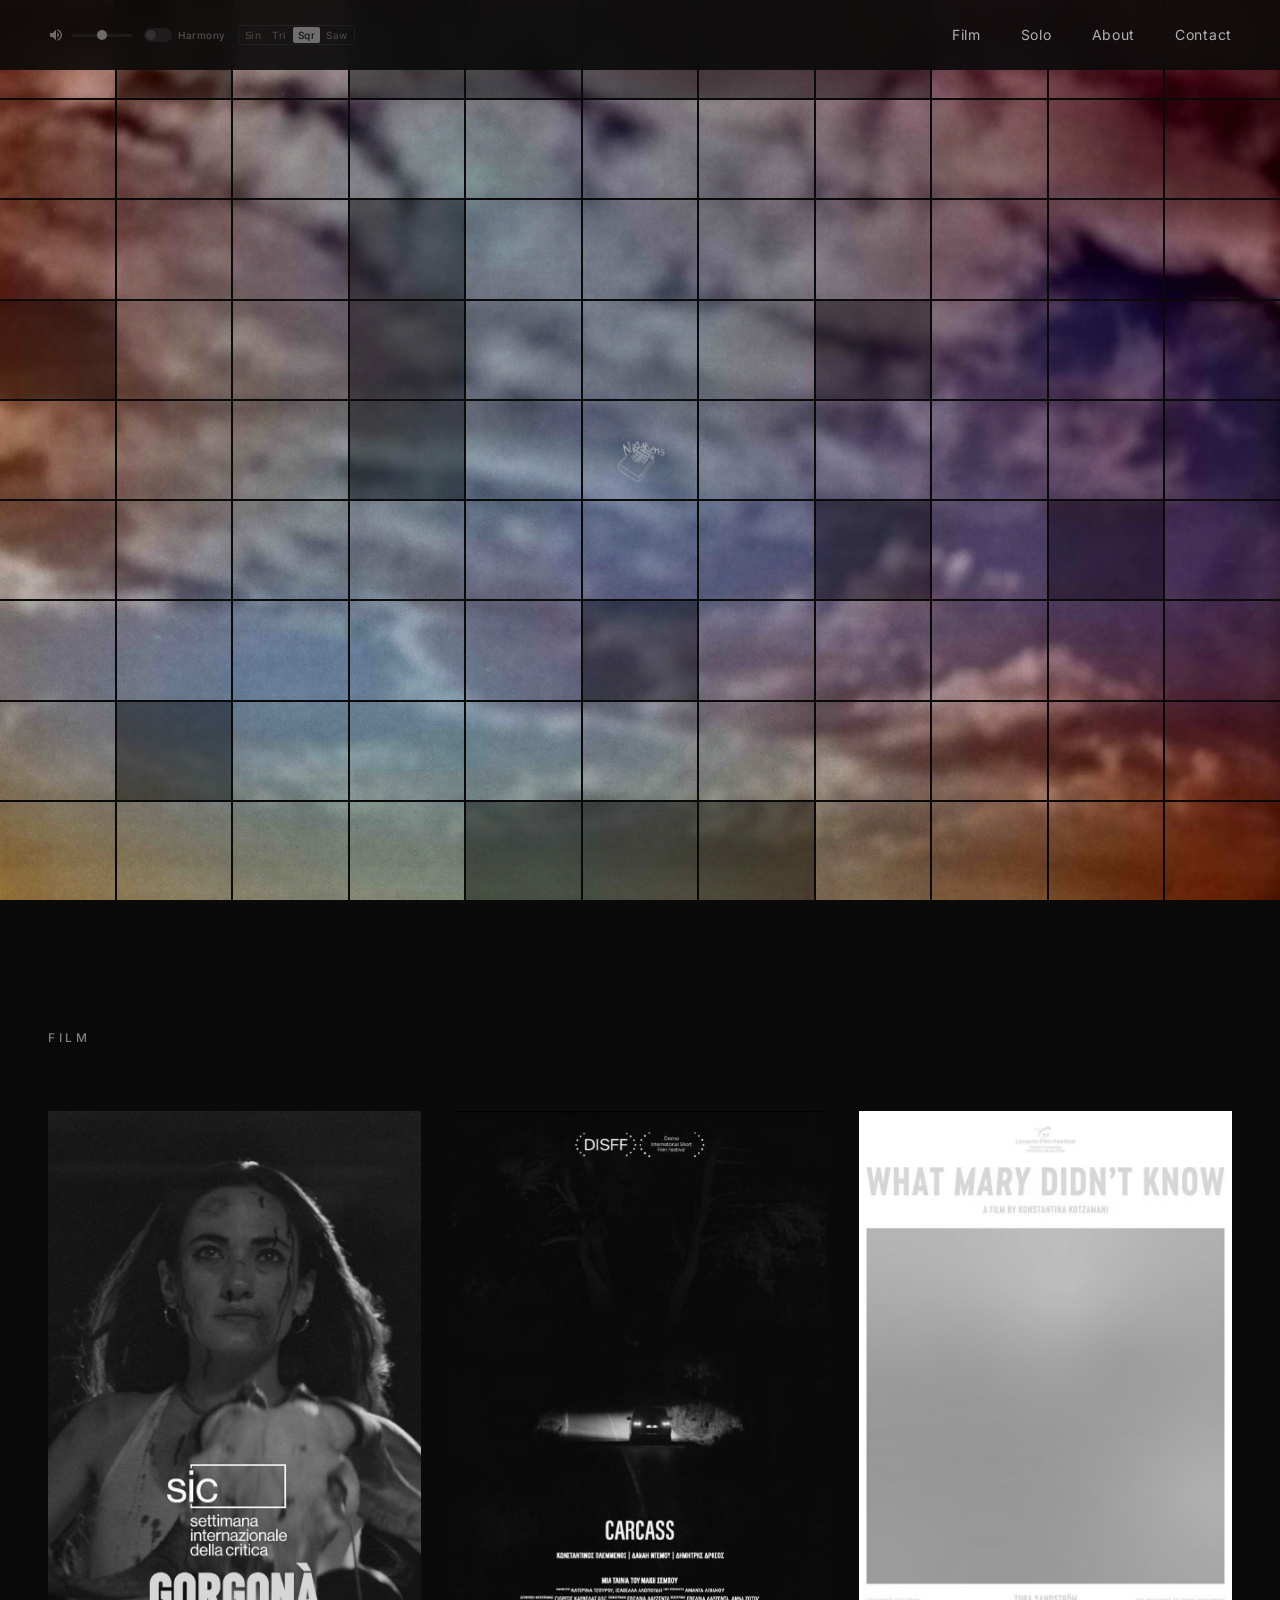
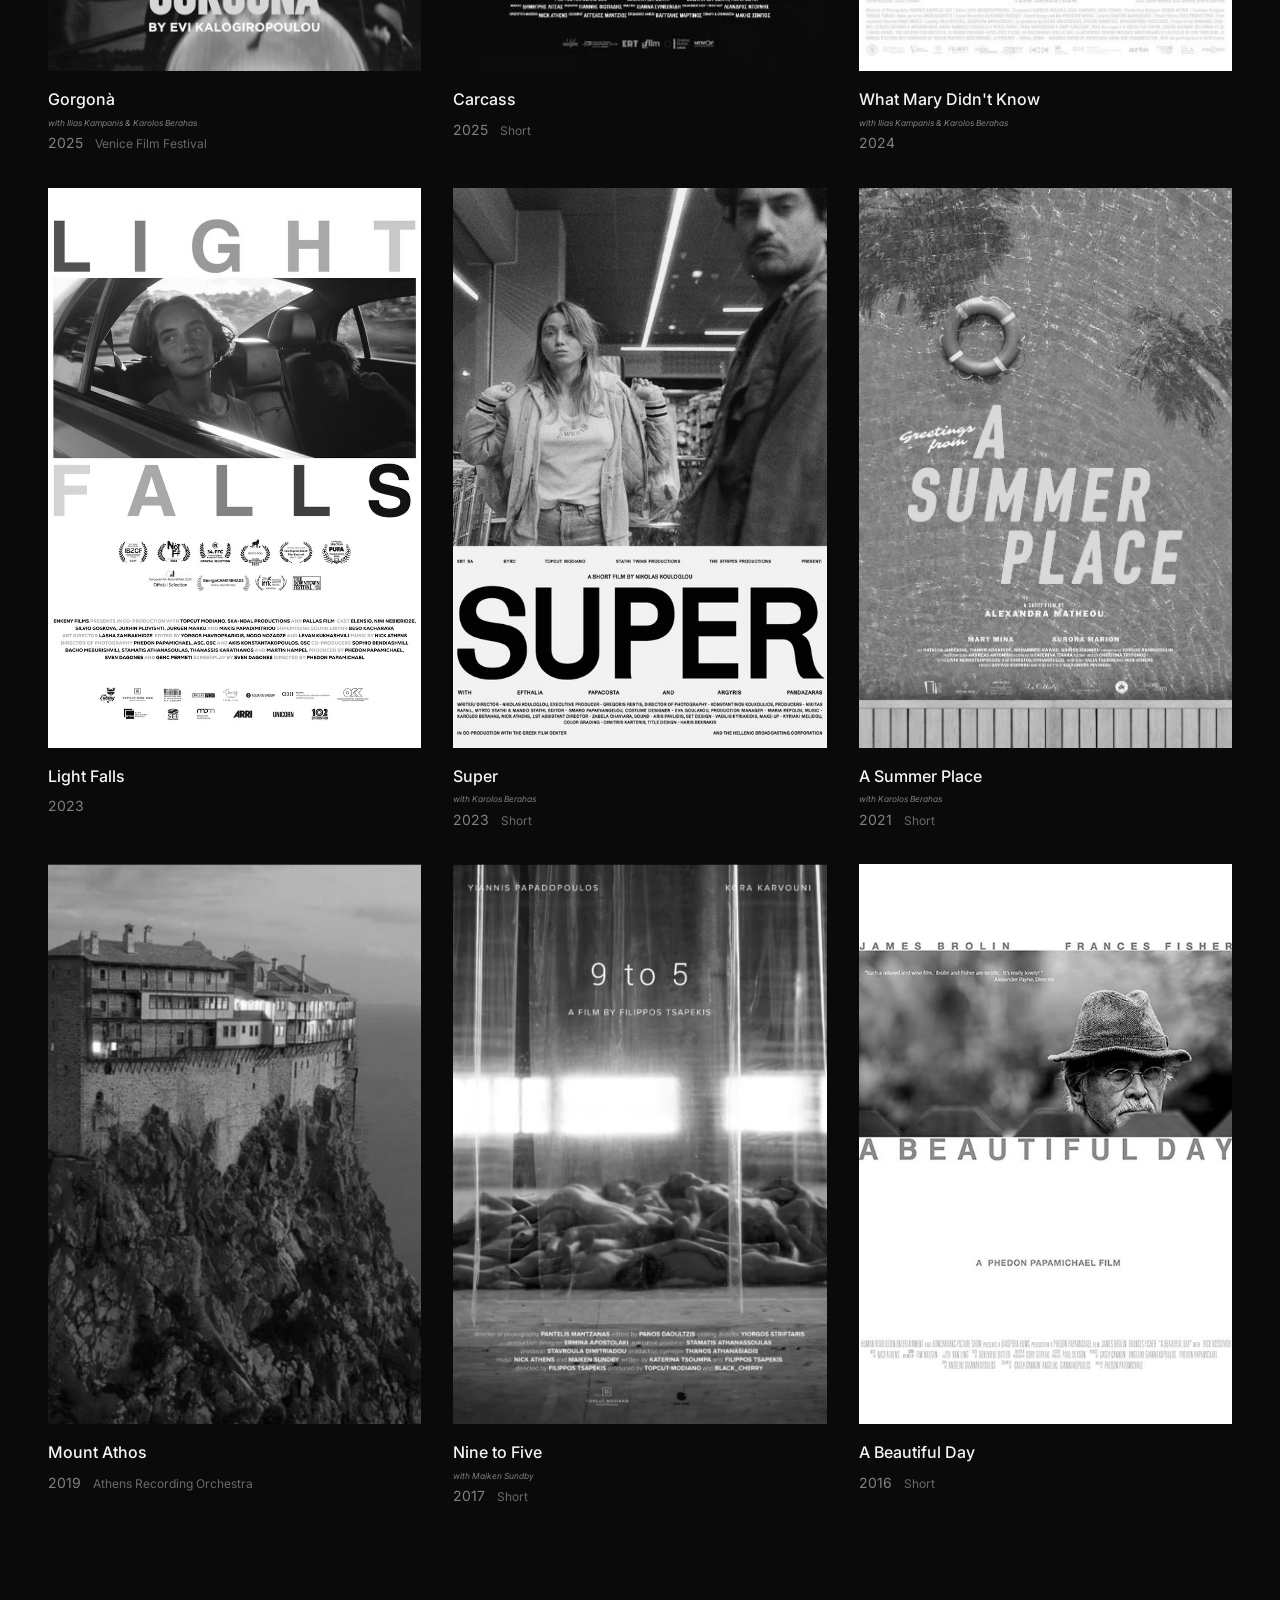
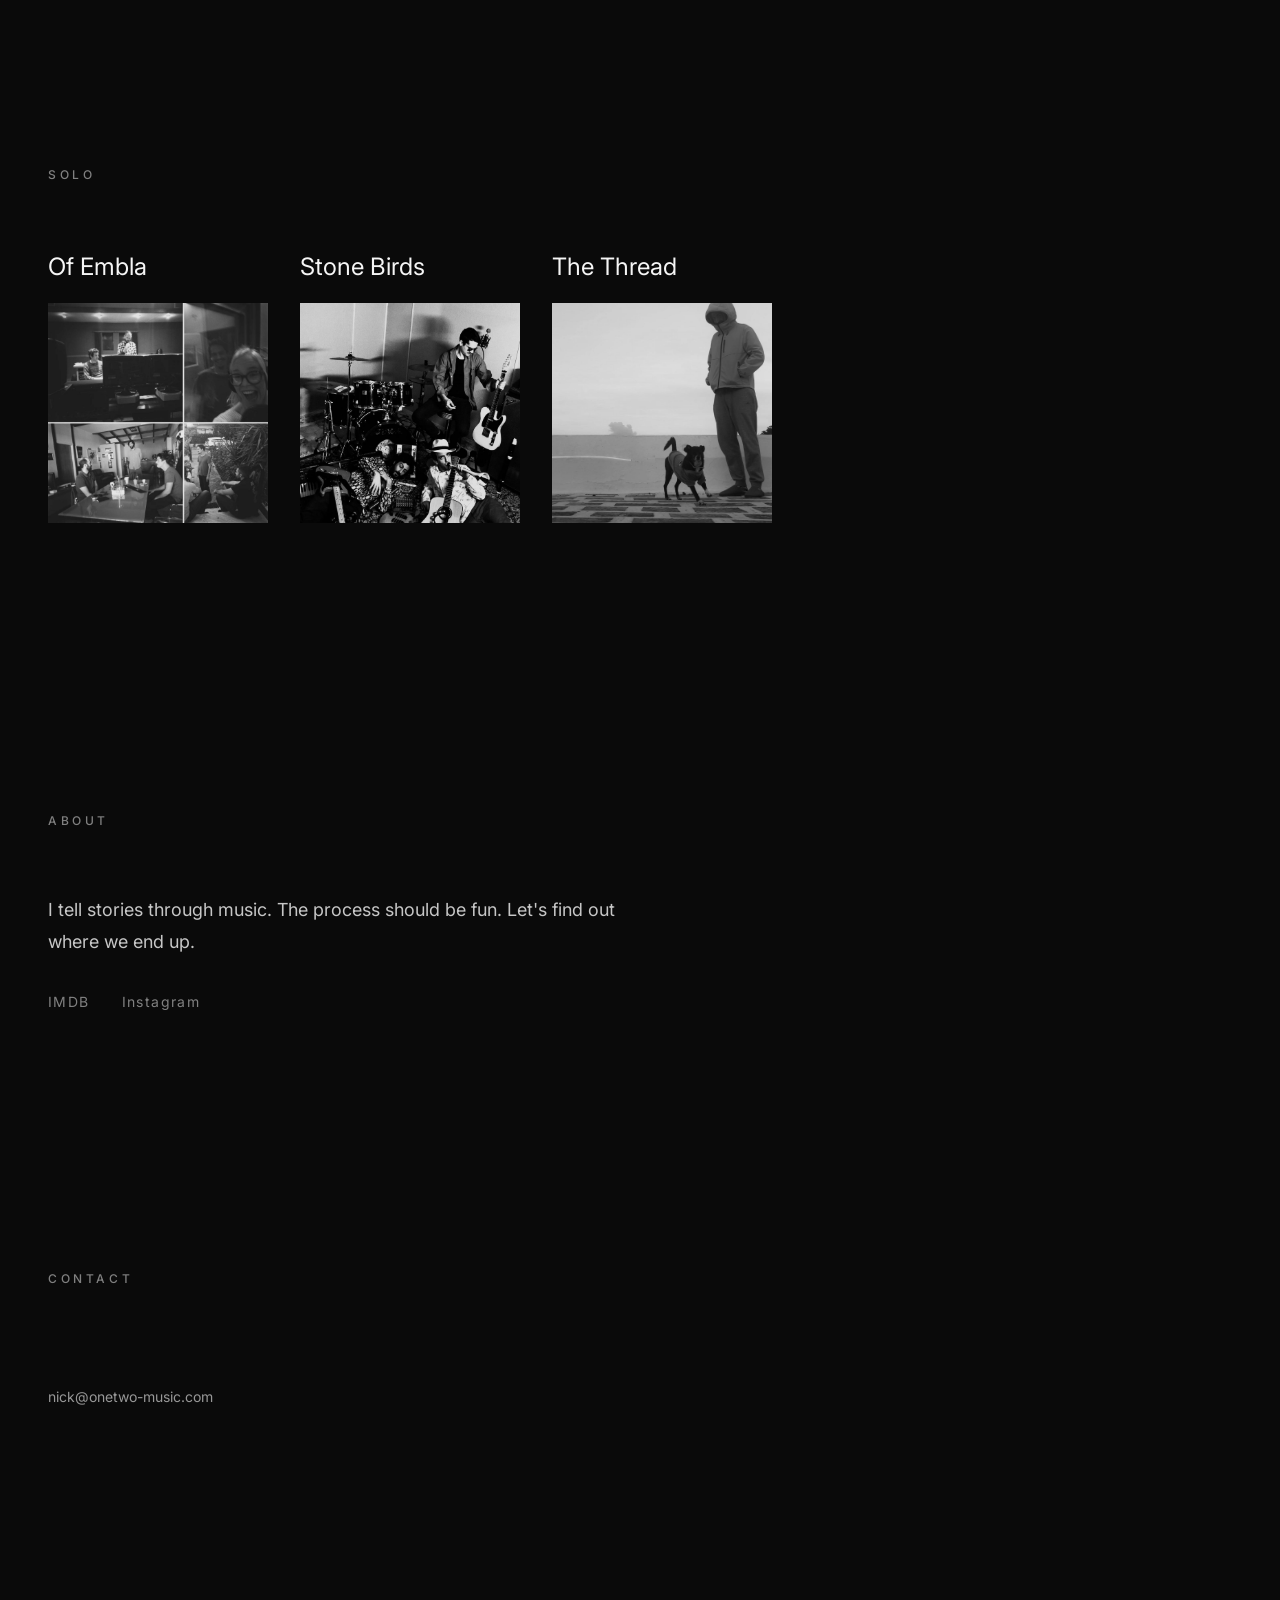
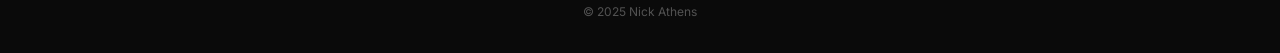
<file: index.html>
<!DOCTYPE html>
<html lang="en">
<head>
    <meta charset="UTF-8">
    <meta name="viewport" content="width=device-width, initial-scale=1.0">
    <title>Nick Athens | Film Composer</title>

    <!-- SEO Meta Tags -->
    <meta name="description" content="Nick Athens is a film composer based in London, creating original scores for feature films, shorts, and documentaries. Credits include Gorgonà (Venice Film Festival), Light Falls, and Mount Athos.">
    <meta name="keywords" content="Nick Athens, film composer, film score, movie soundtrack, London composer, original score, Gorgonà, Light Falls, Mount Athos">
    <meta name="author" content="Nick Athens">
    <link rel="canonical" href="https://nick-athens.com/">

    <!-- Open Graph / Social Media Preview -->
    <meta property="og:title" content="Nick Athens | Film Composer">
    <meta property="og:description" content="Film composer based in London. Original scores for features, shorts, and documentaries.">
    <meta property="og:image" content="https://nick-athens.com/images/og-image.png">
    <meta property="og:url" content="https://nick-athens.com">
    <meta property="og:type" content="website">
    <meta property="og:site_name" content="Nick Athens">
    <meta name="twitter:card" content="summary_large_image">
    <meta name="twitter:title" content="Nick Athens | Film Composer">
    <meta name="twitter:description" content="Film composer based in London. Original scores for features, shorts, and documentaries.">
    <meta name="twitter:image" content="https://nick-athens.com/images/og-image.png">

    <!-- Structured Data (Schema.org) -->
    <script type="application/ld+json">
    {
        "@context": "https://schema.org",
        "@type": "Person",
        "name": "Nick Athens",
        "alternateName": "Nicholas Athens",
        "url": "https://nick-athens.com",
        "image": "https://nick-athens.com/images/og-image.png",
        "jobTitle": "Film Composer",
        "worksFor": {
            "@type": "Organization",
            "name": "Self-employed"
        },
        "sameAs": [
            "https://www.imdb.com/name/nm8362146/",
            "https://www.instagram.com/nickathens/"
        ],
        "knowsAbout": ["Film Scoring", "Music Composition", "Original Soundtrack"],
        "workLocation": {
            "@type": "Place",
            "address": {
                "@type": "PostalAddress",
                "addressLocality": "London",
                "addressCountry": "UK"
            }
        }
    }
    </script>

    <link rel="stylesheet" href="css/style.css">
    <link rel="preconnect" href="https://fonts.googleapis.com">
    <link rel="preconnect" href="https://fonts.gstatic.com" crossorigin>
    <link href="https://fonts.googleapis.com/css2?family=Inter:wght@300;400;500;600&display=swap" rel="stylesheet">
</head>
<body>
    <nav class="nav">
        <div class="synth-controls">
            <div class="synth-volume">
                <svg class="synth-volume-icon" id="synthVolumeIcon" viewBox="0 0 24 24" style="cursor: pointer">
                    <path class="speaker" d="M3 9v6h4l5 5V4L7 9H3z"/>
                    <path class="waves" d="M16.5 12c0-1.77-1.02-3.29-2.5-4.03v8.05c1.48-.73 2.5-2.25 2.5-4.02zM14 3.23v2.06c2.89.86 5 3.54 5 6.71s-2.11 5.85-5 6.71v2.06c4.01-.91 7-4.49 7-8.77s-2.99-7.86-7-8.77z"/>
                    <path class="muted" d="M16.5 12c0-1.77-1.02-3.29-2.5-4.03v2.21l2.45 2.45c.03-.2.05-.41.05-.63zm2.5 0c0 .94-.2 1.82-.54 2.64l1.51 1.51C20.63 14.91 21 13.5 21 12c0-4.28-2.99-7.86-7-8.77v2.06c2.89.86 5 3.54 5 6.71zM4.27 3L3 4.27 7.73 9H3v6h4l5 5v-6.73l4.25 4.25c-.67.52-1.42.93-2.25 1.18v2.06c1.38-.31 2.63-.95 3.69-1.81L19.73 21 21 19.73l-9-9L4.27 3zM12 4L9.91 6.09 12 8.18V4z" style="display:none"/>
                </svg>
                <input type="range" class="synth-volume-slider" id="synthVolumeSlider" min="0" max="100" value="50" title="Grid synth volume">
            </div>
            <label class="harmony-toggle" title="Smart Harmony - notes adapt to what's playing">
                <input type="checkbox" id="harmonyToggle">
                <span class="harmony-toggle-slider"></span>
                <span class="harmony-toggle-label">Harmony</span>
            </label>
            <div class="wave-select" id="waveSelect" role="radiogroup" aria-label="Waveform">
                <button type="button" class="wave-option" data-wave="sine" role="radio" aria-checked="false" title="Sine - pure, no overtones">Sin</button>
                <button type="button" class="wave-option" data-wave="triangle" role="radio" aria-checked="false" title="Triangle - soft and hollow">Tri</button>
                <button type="button" class="wave-option" data-wave="square" role="radio" aria-checked="false" title="Square - hollow and reedy">Sqr</button>
                <button type="button" class="wave-option" data-wave="sawtooth" role="radio" aria-checked="false" title="Saw - bright, stringlike">Saw</button>
            </div>
        </div>
        <div class="nav-links">
            <a href="#film">Film</a>
            <a href="#solo">Solo</a>
            <a href="#about">About</a>
            <a href="#contact">Contact</a>
        </div>
        <button class="nav-toggle" aria-label="Toggle menu">
            <span></span>
            <span></span>
            <span></span>
        </button>
    </nav>

    <section class="hero" id="hero">
        <div class="hero-grid" id="heroGrid"></div>
    </section>

    <section class="section film" id="film">
        <h2 class="section-title">Film</h2>
        <div class="film-grid">
            <article class="film-card" data-year="2025" data-tracks='[{"title":"Dance","src":"audio/gorgona/01-dance.mp3"},{"title":"Hip Hop one","src":"audio/gorgona/02-hip-hop-one.mp3"},{"title":"Hip Hop two","src":"audio/gorgona/03-hip-hop-two.mp3"},{"title":"Vanilla","src":"audio/gorgona/04-vanilla.mp3"},{"title":"Bike Ride","src":"audio/gorgona/05-bike-ride.mp3"}]'>
                <div class="film-poster">
                    <img src="images/films/gorgona.jpg" alt="Gorgonà" onerror="this.src='images/placeholder.svg'">
                </div>
                <div class="film-info">
                    <h3>Gorgonà</h3>
                    <span class="film-collab">with Ilias Kampanis & Karolos Berahas</span>
                    <span class="film-year">2025</span>
                    <span class="film-note">Venice Film Festival</span>
                </div>
            </article>
            <article class="film-card" data-year="2025" data-tracks='[{"title":"Carcass OST","src":"audio/carcass-soundtrack.mp3"}]'>
                <div class="film-poster">
                    <img src="images/films/carcass.jpg" alt="Carcass" onerror="this.src='images/placeholder.svg'">
                </div>
                <div class="film-info">
                    <h3>Carcass</h3>
                    <span class="film-year">2025</span>
                    <span class="film-note">Short</span>
                </div>
            </article>
            <article class="film-card" data-year="2024" data-tracks='[{"title":"What Mary Didnt Know OST","src":"audio/what-mary-didnt-know.mp3"}]'>
                <div class="film-poster">
                    <img src="images/films/what-mary-didnt-know.jpg" alt="What Mary Didn't Know" onerror="this.src='images/placeholder.svg'">
                </div>
                <div class="film-info">
                    <h3>What Mary Didn't Know</h3>
                    <span class="film-collab">with Ilias Kampanis & Karolos Berahas</span>
                    <span class="film-year">2024</span>
                </div>
            </article>
            <article class="film-card" data-year="2023" data-tracks='[{"title":"Two of Us","src":"audio/light-falls/01-two-of-us.mp3"},{"title":"Clara","src":"audio/light-falls/02-clara.mp3"},{"title":"One String","src":"audio/light-falls/03-one-string.mp3"},{"title":"Sandoor","src":"audio/light-falls/04-sandoor.mp3"},{"title":"Edge","src":"audio/light-falls/05-edge.mp3"},{"title":"Ela","src":"audio/light-falls/06-ela.mp3"},{"title":"Hangr","src":"audio/light-falls/07-hangr.mp3"},{"title":"Moj Hapsane","src":"audio/light-falls/08-moj-hapsane.mp3"}]'>
                <div class="film-poster">
                    <img src="images/films/light-falls.jpg" alt="Light Falls" onerror="this.src='images/placeholder.svg'">
                </div>
                <div class="film-info">
                    <h3>Light Falls</h3>
                    <span class="film-year">2023</span>
                </div>
            </article>
            <article class="film-card" data-year="2023" data-tracks='[{"title":"Super OST","src":"audio/super-ost.mp3"}]'>
                <div class="film-poster">
                    <img src="images/films/super.jpg" alt="Super" onerror="this.src='images/placeholder.svg'">
                </div>
                <div class="film-info">
                    <h3>Super</h3>
                    <span class="film-collab">with Karolos Berahas</span>
                    <span class="film-year">2023</span>
                    <span class="film-note">Short</span>
                </div>
            </article>
            <article class="film-card" data-year="2021" data-tracks='[{"title":"Crossroads (The Stone Birds)","src":"audio/a-summer-place/01-crossroads.mp3"}]'>
                <div class="film-poster">
                    <img src="images/films/a-summer-place.jpg" alt="A Summer Place" onerror="this.src='images/placeholder.svg'">
                </div>
                <div class="film-info">
                    <h3>A Summer Place</h3>
                    <span class="film-collab">with Karolos Berahas</span>
                    <span class="film-year">2021</span>
                    <span class="film-note">Short</span>
                </div>
            </article>
            <article class="film-card" data-year="2019" data-tracks='[{"title":"Mount Athos OST","src":"audio/athos-ost/01-mount-athos-ost.mp3"}]'>
                <div class="film-poster">
                    <img src="images/films/mount-athos.jpg" alt="Mount Athos" onerror="this.src='images/placeholder.svg'">
                </div>
                <div class="film-info">
                    <h3>Mount Athos</h3>
                    <span class="film-year">2019</span>
                    <span class="film-note">Athens Recording Orchestra</span>
                </div>
            </article>
            <article class="film-card" data-year="2017" data-tracks='[{"title":"9 to 5 OST","src":"audio/nine-to-five-ost/01-nine-to-five-ost.mp3"}]'>
                <div class="film-poster">
                    <img src="images/films/nine-to-five.jpg" alt="Nine to Five" onerror="this.src='images/placeholder.svg'">
                </div>
                <div class="film-info">
                    <h3>Nine to Five</h3>
                    <span class="film-collab">with Maiken Sundby</span>
                    <span class="film-year">2017</span>
                    <span class="film-note">Short</span>
                </div>
            </article>
            <article class="film-card" data-year="2016" data-tracks='[{"title":"A Beautiful Day OST","src":"audio/a-beautiful-day-ost.mp3"}]'>
                <div class="film-poster">
                    <img src="images/films/a-beautiful-day.jpg" alt="A Beautiful Day" onerror="this.src='images/placeholder.svg'">
                </div>
                <div class="film-info">
                    <h3>A Beautiful Day</h3>
                    <span class="film-year">2016</span>
                    <span class="film-note">Short</span>
                </div>
            </article>
        </div>
    </section>

    <section class="section solo" id="solo">
        <h2 class="section-title">Solo</h2>

        <div class="solo-projects-row">
            <div class="solo-project">
                <h3 class="subsection-title">Of Embla</h3>
                <div class="embla-photo" data-tracks='[{"title":"Walking Dead","src":"audio/of-embla/r-01-walking-dead.mp3"},{"title":"Without you","src":"audio/of-embla/r-02-without-you.mp3"},{"title":"5 Minutes","src":"audio/of-embla/r-03-5-minutes.mp3"},{"title":"Puppet","src":"audio/of-embla/r-04-puppet.mp3"},{"title":"Right Side of the Tracks","src":"audio/of-embla/r-05-right-side-of-the-tracks.mp3"},{"title":"Shadowplay","src":"audio/of-embla/r-06-shadowplay.mp3"}]' data-albums='[{"name":"R","tracks":[{"title":"Walking Dead","src":"audio/of-embla/r-01-walking-dead.mp3"},{"title":"Without you","src":"audio/of-embla/r-02-without-you.mp3"},{"title":"5 Minutes","src":"audio/of-embla/r-03-5-minutes.mp3"},{"title":"Puppet","src":"audio/of-embla/r-04-puppet.mp3"},{"title":"Right Side of the Tracks","src":"audio/of-embla/r-05-right-side-of-the-tracks.mp3"},{"title":"Shadowplay","src":"audio/of-embla/r-06-shadowplay.mp3"}]},{"name":"Phases","tracks":[{"title":"Into the Mountain","src":"audio/of-embla/phases-01-into-the-mountain.mp3"},{"title":"Burning Sea","src":"audio/of-embla/phases-02-burning-sea.mp3"},{"title":"Phases","src":"audio/of-embla/phases-03-phases.mp3"},{"title":"Steady","src":"audio/of-embla/phases-04-steady.mp3"},{"title":"Psychokinetic Superhero","src":"audio/of-embla/phases-05-psychokinetic-superhero.mp3"},{"title":"Here","src":"audio/of-embla/phases-06-here.mp3"},{"title":"Invisible","src":"audio/of-embla/phases-07-invisible.mp3"}]}]'>
                    <img src="images/of-embla.jpg" alt="Of Embla">
                </div>
            </div>

            <div class="solo-project">
                <h3 class="subsection-title">Stone Birds</h3>
                <div class="stone-birds-photo" data-tracks='[{"title":"Slowburn","src":"audio/stone-birds/01-slowburn.mp3"}]'>
                    <img src="images/stone-birds.jpg" alt="Stone Birds">
                </div>
            </div>

            <div class="solo-project">
                <h3 class="subsection-title">The Thread</h3>
                <div class="the-thread-photo" data-tracks='[{"title":"Cant feel you","src":"audio/the-thread-cant-feel-you.mp3"}]'>
                    <img src="images/the-thread-cover.jpg" alt="The Thread">
                </div>
            </div>
        </div>
    </section>

    <section class="section about" id="about">
        <h2 class="section-title">About</h2>
        <div class="about-content">
            <p>I tell stories through music. The process should be fun. Let's find out where we end up.</p>
            <div class="about-links">
                <a href="https://www.imdb.com/name/nm8362146/" target="_blank" rel="noopener">IMDB</a>
                <a href="https://www.instagram.com/nickathens/" target="_blank" rel="noopener">Instagram</a>
            </div>
        </div>
    </section>

    <section class="section contact" id="contact">
        <h2 class="section-title">Contact</h2>
        <div class="contact-content">
            <a href="mailto:nick@onetwo-music.com" class="contact-email">nick@onetwo-music.com</a>
        </div>
    </section>

    <footer class="footer">
        <span>&copy; 2025 Nick Athens</span>
    </footer>

    <!-- Audio Player -->
    <div class="audio-player" id="audioPlayer">
        <div class="audio-player-header">
            <span class="audio-player-project" id="audioPlayerProject">Film Score</span>
            <button class="audio-player-close" id="audioPlayerClose">&times;</button>
        </div>
        <div class="audio-player-track">
            <div class="audio-player-title" id="audioPlayerTitle">Track Title</div>
            <div class="audio-player-info" id="audioPlayerInfo">1 of 10</div>
            <div class="audio-player-progress" id="audioPlayerProgress">
                <div class="audio-player-progress-bar" id="audioPlayerProgressBar"></div>
            </div>
            <div class="audio-player-times">
                <span id="audioPlayerCurrent">0:00</span>
                <span id="audioPlayerDuration">0:00</span>
            </div>
            <div class="audio-player-controls">
                <button class="audio-player-btn prev-btn" id="audioPlayerPrev">
                    <svg viewBox="0 0 24 24"><path d="M6 6h2v12H6zm3.5 6l8.5 6V6z"/></svg>
                </button>
                <button class="audio-player-btn play-btn" id="audioPlayerPlay">
                    <svg viewBox="0 0 24 24" class="play-icon"><path d="M8 5v14l11-7z"/></svg>
                    <svg viewBox="0 0 24 24" class="pause-icon" style="display:none"><path d="M6 19h4V5H6v14zm8-14v14h4V5h-4z"/></svg>
                </button>
                <button class="audio-player-btn next-btn" id="audioPlayerNext">
                    <svg viewBox="0 0 24 24"><path d="M6 18l8.5-6L6 6v12zM16 6v12h2V6h-2z"/></svg>
                </button>
            </div>
            <div class="audio-player-volume">
                <svg class="volume-icon" id="playerVolumeIcon" viewBox="0 0 24 24" style="cursor: pointer">
                    <path class="speaker" d="M3 9v6h4l5 5V4L7 9H3z"/>
                    <path class="waves" d="M16.5 12c0-1.77-1.02-3.29-2.5-4.03v8.05c1.48-.73 2.5-2.25 2.5-4.02z"/>
                    <path class="muted" d="M16.5 12c0-1.77-1.02-3.29-2.5-4.03v2.21l2.45 2.45c.03-.2.05-.41.05-.63zm2.5 0c0 .94-.2 1.82-.54 2.64l1.51 1.51C20.63 14.91 21 13.5 21 12c0-4.28-2.99-7.86-7-8.77v2.06c2.89.86 5 3.54 5 6.71zM4.27 3L3 4.27 7.73 9H3v6h4l5 5v-6.73l4.25 4.25c-.67.52-1.42.93-2.25 1.18v2.06c1.38-.31 2.63-.95 3.69-1.81L19.73 21 21 19.73l-9-9L4.27 3zM12 4L9.91 6.09 12 8.18V4z" style="display:none"/>
                </svg>
                <input type="range" class="volume-slider" id="audioPlayerVolume" min="0" max="100" value="50">
            </div>
        </div>
        <div class="audio-player-playlist" id="audioPlayerPlaylist"></div>
    </div>
    <audio id="audioElement"></audio>

    <!-- Synth Manual (hidden until discovered) -->
    <div class="synth-manual" id="synthManual">
        <div class="synth-manual-content">
            <button class="synth-manual-close" id="synthManualClose">&times;</button>
            <h3>Grid Synth</h3>
            <p class="synth-manual-intro">You found the hidden synth. The grid plays orchestral tuning tones.</p>
            <div class="synth-manual-controls">
                <div class="synth-manual-item">
                    <span class="synth-manual-gesture">Click & Hold</span>
                    <span class="synth-manual-effect">Play note (sustains while held)</span>
                </div>
                <div class="synth-manual-item">
                    <span class="synth-manual-gesture">Drag Down</span>
                    <span class="synth-manual-effect">Close filter (darker tone)</span>
                </div>
                <div class="synth-manual-item">
                    <span class="synth-manual-gesture">Drag Up</span>
                    <span class="synth-manual-effect">Open filter (brighter tone)</span>
                </div>
                <div class="synth-manual-item">
                    <span class="synth-manual-gesture">Drag Left/Right</span>
                    <span class="synth-manual-effect">Pitch bend (5ths up/down)</span>
                </div>
            </div>
            <h4>Waveform</h4>
            <div class="synth-manual-chords">
                <div class="synth-manual-item">
                    <span class="synth-manual-chord">Sin / Tri</span>
                    <span class="synth-manual-effect">Pure and soft, few overtones for the filter to work on</span>
                </div>
                <div class="synth-manual-item">
                    <span class="synth-manual-chord">Sqr / Saw (default)</span>
                    <span class="synth-manual-effect">Rich and bright, the drag gestures bite hardest here</span>
                </div>
            </div>
            <h4>Smart Harmony</h4>
            <div class="synth-manual-chords">
                <div class="synth-manual-item">
                    <span class="synth-manual-chord">Off (default)</span>
                    <span class="synth-manual-effect">Single notes only</span>
                </div>
                <div class="synth-manual-item">
                    <span class="synth-manual-chord">On</span>
                    <span class="synth-manual-effect">Notes build intelligent chords based on what's already playing</span>
                </div>
            </div>
            <p class="synth-manual-harmony-note">Fred again.. style harmonies: minor 6ths for melancholy, perfect 5ths for power, minor 2nds for grit. Modal and ambiguous - never too clean. Density-aware voicing keeps textures from getting muddy.</p>
            <p class="synth-manual-tip">Color follows sound: vertical = warmth, horizontal = brightness</p>
        </div>
    </div>

    <script src="js/main.js"></script>
</body>
</html>
</file>
<file: css/style.css>
*, *::before, *::after {
    margin: 0;
    padding: 0;
    box-sizing: border-box;
}

:root {
    --black: #0a0a0a;
    --white: #f5f5f5;
    --gray-dark: #1a1a1a;
    --gray-mid: #333;
    --gray-light: #666;
    --transition: 0.3s ease;
}

html {
    scroll-behavior: smooth;
}

body {
    font-family: 'Inter', -apple-system, BlinkMacSystemFont, sans-serif;
    background: var(--black);
    color: var(--white);
    line-height: 1.6;
    overflow-x: hidden;
}

/* Navigation */
.nav {
    position: fixed;
    top: 0;
    left: 0;
    right: 0;
    z-index: 1000;
    display: flex;
    justify-content: space-between;
    align-items: center;
    padding: 1.5rem 3rem;
    background: rgba(10, 10, 10, 0.9);
    backdrop-filter: blur(10px);
}

/* Synth Controls Container */
.synth-controls {
    display: flex;
    align-items: center;
    gap: 12px;
    opacity: 0.4;
    transition: opacity var(--transition);
}

.synth-controls:hover {
    opacity: 0.8;
}

/* Synth Volume Control */
.synth-volume {
    display: flex;
    align-items: center;
    gap: 8px;
}

/* Chord Toggle Button */
.chord-toggle {
    display: none;
    background: transparent;
    border: 1px solid var(--gray-mid);
    border-radius: 3px;
    padding: 2px 6px;
    cursor: pointer;
    transition: all var(--transition);
}

.chord-toggle:hover {
    border-color: var(--gray-light);
}

.chord-toggle.active {
    background: var(--gray-mid);
    border-color: var(--white);
}

.chord-toggle-label {
    font-size: 10px;
    color: var(--white);
    font-weight: 500;
    letter-spacing: 0.05em;
}

/* Harmony Toggle */
.harmony-toggle {
    display: flex;
    align-items: center;
    gap: 6px;
    cursor: pointer;
    user-select: none;
}

.harmony-toggle input {
    display: none;
}

.harmony-toggle-slider {
    width: 28px;
    height: 14px;
    background: var(--gray-mid);
    border-radius: 7px;
    position: relative;
    transition: background var(--transition);
}

.harmony-toggle-slider::after {
    content: '';
    position: absolute;
    width: 10px;
    height: 10px;
    background: var(--gray-light);
    border-radius: 50%;
    top: 2px;
    left: 2px;
    transition: all var(--transition);
}

.harmony-toggle input:checked + .harmony-toggle-slider {
    background: var(--white);
}

.harmony-toggle input:checked + .harmony-toggle-slider::after {
    left: 16px;
    background: var(--black);
}

.harmony-toggle-label {
    font-size: 10px;
    color: var(--white);
    font-weight: 500;
    letter-spacing: 0.05em;
    opacity: 0.7;
    transition: opacity var(--transition);
}

.harmony-toggle:hover .harmony-toggle-label {
    opacity: 1;
}

/* Waveform Select */
.wave-select {
    display: flex;
    align-items: center;
    gap: 1px;
    border: 1px solid var(--gray-mid);
    border-radius: 3px;
    padding: 1px;
}

.wave-option {
    background: transparent;
    border: none;
    border-radius: 2px;
    padding: 2px 5px;
    font-family: inherit;
    font-size: 10px;
    font-weight: 500;
    letter-spacing: 0.05em;
    line-height: 1.2;
    color: var(--white);
    opacity: 0.55;
    cursor: pointer;
    transition: all var(--transition);
}

.wave-option:hover {
    opacity: 1;
}

.wave-option.is-active {
    background: var(--white);
    color: var(--black);
    opacity: 1;
}

.synth-volume-icon {
    width: 16px;
    height: 16px;
    fill: var(--white);
    transition: opacity 0.15s;
}

.synth-volume-icon:hover {
    opacity: 0.7;
}

.synth-volume-slider {
    width: 60px;
    -webkit-appearance: none;
    appearance: none;
    height: 3px;
    background: var(--gray-mid);
    border-radius: 2px;
    cursor: pointer;
}

.synth-volume-slider::-webkit-slider-thumb {
    -webkit-appearance: none;
    appearance: none;
    width: 10px;
    height: 10px;
    background: var(--white);
    border-radius: 50%;
    cursor: pointer;
}

.synth-volume-slider::-moz-range-thumb {
    width: 10px;
    height: 10px;
    background: var(--white);
    border-radius: 50%;
    border: none;
    cursor: pointer;
}

.nav-logo {
    font-weight: 500;
    font-size: 0.875rem;
    letter-spacing: 0.2em;
}

.nav-links {
    display: flex;
    gap: 2.5rem;
}

.nav-links a {
    color: var(--white);
    text-decoration: none;
    font-size: 0.875rem;
    font-weight: 400;
    letter-spacing: 0.05em;
    opacity: 0.7;
    transition: opacity var(--transition);
}

.nav-links a:hover {
    opacity: 1;
}

.nav-toggle {
    display: none;
    flex-direction: column;
    gap: 5px;
    background: none;
    border: none;
    cursor: pointer;
    padding: 5px;
}

.nav-toggle span {
    width: 24px;
    height: 2px;
    background: var(--white);
    transition: var(--transition);
}

/* Hero Section */
.hero {
    height: 100vh;
    display: flex;
    align-items: center;
    justify-content: center;
    position: relative;
    overflow: hidden;
}

.hero-grid {
    position: absolute;
    inset: 0;
    display: grid;
    grid-template-columns: repeat(var(--cols, 12), 1fr);
    grid-template-rows: repeat(var(--rows, 8), 1fr);
    gap: 2px;
    opacity: var(--hero-opacity, 0.8);
}

/* Each cell carries its own slice of the hero photo. JS sets background-size
   and background-position per cell so the slices reassemble into one image
   across the gaps. The white background is the fallback if the photo fails.
   No isolation here on purpose: the tint's blend already sees only this cell,
   because the cell's own background is painted directly beneath it and cells
   never overlap. isolation: isolate was tried and measured to change zero
   pixels, in the cell and in a band around it, at every grid opacity. */
.hero-grid .cell {
    position: relative;
    background-color: var(--white);
    background-repeat: no-repeat;
    transition: opacity 0.5s ease;
}

/* A resting cell dims rather than disappearing. At opacity 0 it punched a black
   hole through the photo; the sky has to stay continuous across the whole grid.
   Dimming toward black drains the colour with the light, so the saturation is
   put back: measured on one cell, it lifts saturation 0.163 to 0.243 and leaves
   luma and hue where they were. Both filters carry the same function list so
   the swap between resting and held interpolates instead of snapping. */
.hero-grid .cell.off {
    opacity: var(--hero-off, 0.55);
    filter: brightness(1) saturate(1.35);
}

/* Synth colour layer. mix-blend-mode: color takes its hue and saturation from
   this layer and its luminance from the photo underneath, so a held cell reads
   as that piece of sky in a colour, keeping every cloud edge and every grain,
   instead of covering it with a flat block. */
.hero-grid .cell .tint {
    position: absolute;
    inset: 0;
    background-color: transparent;
    mix-blend-mode: color;
    opacity: var(--hero-tint, 1);
    pointer-events: none;
}

/* The held cell also lifts, because hue alone is a quiet signal on a dark
   slice. Luma only: the photo's own contrast is untouched. */
.hero-grid .cell.playing {
    filter: brightness(var(--hero-play-lift, 1.35)) saturate(1);
}

.hero-grid .cell.logo-cell {
    background-color: #000;
    opacity: 1;
    display: flex;
    align-items: center;
    justify-content: center;
    padding: 0;
    overflow: hidden;
}

/* The logo art is black ink on white. invert makes it white ink on black, and
   screen then drops that black to nothing, so the mark floats on the photo
   instead of sitting on a plate. */
.hero-grid .cell.logo-cell .logo-img {
    width: 100%;
    height: 100%;
    object-fit: cover;
    object-position: center center;
    filter: invert(1);
    mix-blend-mode: screen;
}

/* Sections */
.section {
    padding: 8rem 3rem;
    max-width: 1400px;
    margin: 0 auto;
}

.section-title {
    font-size: 0.75rem;
    font-weight: 500;
    letter-spacing: 0.3em;
    text-transform: uppercase;
    margin-bottom: 4rem;
    opacity: 0.5;
}

/* Film Grid */
.film-grid {
    display: grid;
    grid-template-columns: repeat(auto-fill, minmax(280px, 1fr));
    gap: 2rem;
}

.film-card {
    position: relative;
    cursor: pointer;
    transition: transform var(--transition);
    outline: none !important;
    -webkit-tap-highlight-color: transparent;
}

.film-card:focus,
.film-card:focus-visible,
.film-card:active {
    outline: none !important;
}

.film-card:hover {
    transform: translateY(-4px);
}

.film-poster {
    aspect-ratio: 2/3;
    overflow: hidden;
    background: var(--gray-dark);
    margin-bottom: 1rem;
}

.film-poster img {
    width: 100%;
    height: 100%;
    object-fit: cover;
    filter: grayscale(100%);
    transition: filter var(--transition);
    outline: none !important;
    -webkit-tap-highlight-color: transparent;
}

.film-poster img:focus,
.film-poster img:focus-visible,
.film-poster img:active {
    outline: none !important;
}

.film-info h3 {
    font-size: 1rem;
    font-weight: 500;
    margin-bottom: 0.25rem;
}

.film-year {
    font-size: 0.875rem;
    opacity: 0.5;
}

.film-note {
    font-size: 0.75rem;
    opacity: 0.4;
    margin-left: 0.5rem;
}

.film-collab {
    display: block;
    font-size: 0.525rem;
    opacity: 0.5;
    font-style: italic;
    margin-top: 0.15rem;
}

/* Games Section */
.games-grid {
    display: grid;
    grid-template-columns: repeat(auto-fill, minmax(300px, 1fr));
    gap: 2rem;
}

.game-card {
    position: relative;
    cursor: pointer;
    transition: transform var(--transition);
}

.game-card:hover {
    transform: translateY(-4px);
}

.game-poster {
    aspect-ratio: 16/9;
    overflow: hidden;
    background: var(--gray-dark);
    margin-bottom: 1rem;
}

.game-poster img {
    width: 100%;
    height: 100%;
    object-fit: cover;
    filter: grayscale(100%);
    transition: filter var(--transition);
}

.game-card:hover .game-poster img {
    filter: grayscale(0%);
}

.game-info h3 {
    font-size: 1rem;
    font-weight: 500;
    margin-bottom: 0.25rem;
}

.game-role {
    font-size: 0.875rem;
    opacity: 0.5;
    display: block;
}

.game-status {
    font-size: 0.75rem;
    opacity: 0.4;
    display: block;
    margin-top: 0.25rem;
}

/* Solo Section */
.solo-projects-row {
    display: flex;
    gap: 2rem;
    flex-wrap: wrap;
}

.solo-project {
    flex: 0 0 auto;
}

.solo-subsection {
    margin-bottom: 6rem;
}

.solo-subsection:last-child {
    margin-bottom: 0;
}

.subsection-title {
    font-size: 1.5rem;
    font-weight: 400;
    margin-bottom: 1rem;
}

.subsection-desc {
    display: none;
}

.embla-photo {
    margin-bottom: 2rem;
    width: 220px;
    height: 220px;
    cursor: pointer;
    outline: none !important;
    -webkit-tap-highlight-color: transparent;
}

.embla-photo img {
    width: 100%;
    height: 100%;
    object-fit: cover;
    filter: grayscale(100%);
    transition: filter var(--transition);
    outline: none !important;
}

.embla-photo.playing img {
    filter: grayscale(0%);
}

.athos-ost-photo {
    margin-bottom: 2rem;
    width: 280px;
    cursor: pointer;
}

.athos-ost-photo img {
    width: 100%;
    height: auto;
    object-fit: contain;
    filter: grayscale(100%);
    transition: filter var(--transition);
}

.athos-ost-photo.playing img {
    filter: grayscale(0%);
}

.stone-birds-photo {
    margin-bottom: 2rem;
    width: 220px;
    height: 220px;
    cursor: pointer;
    outline: none !important;
    -webkit-tap-highlight-color: transparent;
}

.stone-birds-photo img {
    width: 100%;
    height: 100%;
    object-fit: cover;
    filter: grayscale(100%);
    transition: filter var(--transition);
    outline: none !important;
}

.stone-birds-photo.playing img {
    filter: grayscale(0%);
}

.the-thread-photo {
    margin-bottom: 2rem;
    width: 220px;
    height: 220px;
    cursor: pointer;
    outline: none !important;
    -webkit-tap-highlight-color: transparent;
}

.the-thread-photo img {
    width: 100%;
    height: 100%;
    object-fit: cover;
    filter: grayscale(100%);
    transition: filter var(--transition);
    outline: none !important;
}

.the-thread-photo.playing img {
    filter: grayscale(0%);
}

.video-grid {
    display: grid;
    grid-template-columns: repeat(auto-fill, minmax(400px, 1fr));
    gap: 1.5rem;
}

.video-placeholder {
    aspect-ratio: 16/9;
    background: var(--gray-dark);
    display: flex;
    align-items: center;
    justify-content: center;
    opacity: 0.3;
    font-size: 0.875rem;
}

.video-embed {
    aspect-ratio: 16/9;
    width: 100%;
}

.video-embed iframe {
    width: 100%;
    height: 100%;
    border: none;
}

/* About Section */
.about-content {
    max-width: 600px;
}

.about-content p {
    font-size: 1.125rem;
    line-height: 1.8;
    margin-bottom: 1.5rem;
    opacity: 0.8;
}

.about-links {
    display: flex;
    gap: 2rem;
    margin-top: 2rem;
}

.about-links a {
    color: var(--white);
    text-decoration: none;
    font-size: 0.875rem;
    letter-spacing: 0.1em;
    opacity: 0.5;
    transition: opacity var(--transition);
}

.about-links a:hover {
    opacity: 1;
}

/* Contact Section */
.contact-content {
    text-align: left;
    padding: 2rem 0;
}

.contact-content p {
    font-size: 1rem;
    opacity: 0.6;
    margin-bottom: 1.5rem;
}

.contact-email {
    font-size: 0.875rem;
    color: var(--white);
    text-decoration: none;
    font-weight: 400;
    opacity: 0.6;
    transition: opacity var(--transition);
}

.contact-email:hover {
    opacity: 0.7;
}

/* Footer */
.footer {
    padding: 2rem 3rem;
    text-align: center;
    font-size: 0.75rem;
    opacity: 0.3;
}

/* Synth Manual Modal */
.synth-manual {
    position: fixed;
    top: 0;
    left: 0;
    right: 0;
    bottom: 0;
    background: rgba(0, 0, 0, 0.9);
    z-index: 2000;
    display: none;
    align-items: center;
    justify-content: center;
    opacity: 0;
    transition: opacity 0.3s ease;
}

.synth-manual.active {
    display: flex;
    opacity: 1;
}

.synth-manual-content {
    background: var(--gray-dark);
    border: 1px solid var(--gray-mid);
    border-radius: 8px;
    padding: 24px 32px;
    max-width: 400px;
    width: 90%;
    position: relative;
}

.synth-manual-close {
    position: absolute;
    top: 12px;
    right: 16px;
    background: none;
    border: none;
    color: var(--white);
    font-size: 24px;
    cursor: pointer;
    opacity: 0.5;
    transition: opacity 0.2s;
}

.synth-manual-close:hover {
    opacity: 1;
}

.synth-manual h3 {
    font-size: 1rem;
    font-weight: 500;
    margin-bottom: 8px;
    letter-spacing: 0.1em;
}

.synth-manual h4 {
    font-size: 0.75rem;
    font-weight: 500;
    margin: 16px 0 8px;
    opacity: 0.7;
    letter-spacing: 0.1em;
}

.synth-manual-intro {
    font-size: 0.75rem;
    opacity: 0.6;
    margin-bottom: 16px;
}

.synth-manual-controls,
.synth-manual-chords {
    display: flex;
    flex-direction: column;
    gap: 6px;
}

.synth-manual-item {
    display: flex;
    justify-content: space-between;
    align-items: center;
    font-size: 0.7rem;
}

.synth-manual-gesture,
.synth-manual-chord {
    color: var(--white);
    font-weight: 500;
}

.synth-manual-effect {
    opacity: 0.5;
    text-align: right;
}

.synth-manual-tip {
    font-size: 0.65rem;
    opacity: 0.4;
    margin-top: 16px;
    font-style: italic;
}

.synth-manual-harmony-note {
    font-size: 0.6rem;
    opacity: 0.5;
    margin-top: 8px;
    line-height: 1.4;
}

/* Mobile */
@media (max-width: 768px) {
    .nav {
        padding: 1rem 1.5rem;
    }

    .synth-controls {
        opacity: 0.3;
    }

    .synth-volume-slider {
        width: 40px;
    }

    .harmony-toggle-slider {
        width: 24px;
        height: 12px;
    }

    .harmony-toggle-slider::after {
        width: 8px;
        height: 8px;
    }

    .harmony-toggle input:checked + .harmony-toggle-slider::after {
        left: 14px;
    }

    .harmony-toggle-label {
        font-size: 9px;
    }

    .wave-option {
        font-size: 9px;
        padding: 2px 3px;
    }

    .nav-links {
        display: none;
        position: absolute;
        top: 100%;
        left: 0;
        right: 0;
        flex-direction: column;
        background: var(--black);
        padding: 2rem;
        gap: 1.5rem;
    }

    .nav-links.active {
        display: flex;
    }

    .nav-toggle {
        display: flex;
    }

    .section {
        padding: 4rem 1.5rem;
    }

    .film-grid {
        grid-template-columns: repeat(2, 1fr);
        gap: 1rem;
    }

    .video-grid {
        grid-template-columns: 1fr;
    }

    .hero-grid {
        --cols: 6;
        --rows: 10;
    }

    .solo-projects-row {
        flex-direction: column;
        gap: 3rem;
    }
}

@media (max-width: 480px) {
    .film-grid {
        grid-template-columns: 1fr;
    }
}

/* Narrow phones: the fourth control fits, but only once the whole cluster
   tightens. Measured at 320px, where the bar otherwise ends exactly on the menu
   button. Same order, nothing dropped. */
@media (max-width: 400px) {
    .synth-controls {
        gap: 6px;
    }

    .synth-volume {
        gap: 5px;
    }

    .synth-volume-slider {
        width: 30px;
    }

    .wave-select {
        gap: 0;
    }

    .wave-option {
        padding: 2px;
        letter-spacing: 0;
    }
}

/* Audio Player */
.audio-player {
    position: fixed;
    bottom: 16px;
    right: 16px;
    width: 280px;
    background: rgba(26, 26, 26, 0.85);
    backdrop-filter: blur(12px);
    -webkit-backdrop-filter: blur(12px);
    border-radius: 6px;
    overflow: hidden;
    box-shadow: 0 2px 12px rgba(0, 0, 0, 0.4);
    z-index: 999;
    display: none;
    transform: translateY(20px);
    opacity: 0;
    transition: transform 0.3s ease, opacity 0.3s ease;
}

.audio-player.active {
    display: block;
    transform: translateY(0);
    opacity: 1;
}

.audio-player-header {
    display: flex;
    justify-content: space-between;
    align-items: center;
    padding: 8px 12px;
    background: rgba(10, 10, 10, 0.6);
    border-bottom: 1px solid rgba(51, 51, 51, 0.5);
}

.audio-player-project {
    font-size: 0.75rem;
    font-weight: 500;
    letter-spacing: 0.1em;
    text-transform: uppercase;
    opacity: 0.5;
}

.audio-player-close {
    width: 24px;
    height: 24px;
    background: transparent;
    border: none;
    color: var(--white);
    font-size: 20px;
    line-height: 1;
    cursor: pointer;
    opacity: 0.5;
    transition: opacity 0.2s ease;
}

.audio-player-close:hover {
    opacity: 1;
}

.audio-player-track {
    padding: 10px 12px;
}

.audio-player-title {
    font-size: 0.85rem;
    font-weight: 500;
    margin-bottom: 2px;
    white-space: nowrap;
    overflow: hidden;
    text-overflow: ellipsis;
}

.audio-player-info {
    font-size: 0.65rem;
    opacity: 0.5;
    margin-bottom: 10px;
}

.audio-player-progress {
    position: relative;
    height: 4px;
    background: var(--gray-mid);
    border-radius: 2px;
    cursor: pointer;
    margin-bottom: 8px;
}

.audio-player-progress-bar {
    height: 100%;
    background: var(--white);
    border-radius: 2px;
    width: 0%;
    transition: width 0.1s linear;
}

.audio-player-progress:hover .audio-player-progress-bar {
    background: #fff;
}

.audio-player-times {
    display: flex;
    justify-content: space-between;
    font-size: 0.55rem;
    opacity: 0.4;
    font-family: monospace;
    margin-bottom: 10px;
}

.audio-player-controls {
    display: flex;
    align-items: center;
    justify-content: center;
    gap: 12px;
}

.audio-player-btn {
    background: transparent;
    border: none;
    color: var(--white);
    cursor: pointer;
    padding: 8px;
    opacity: 0.7;
    transition: opacity 0.2s ease;
}

.audio-player-btn:hover {
    opacity: 1;
}

.audio-player-btn svg {
    width: 16px;
    height: 16px;
    fill: currentColor;
}

.audio-player-btn.play-btn svg {
    width: 24px;
    height: 24px;
}

.audio-player-volume {
    display: flex;
    align-items: center;
    gap: 6px;
    margin-top: 8px;
    padding-top: 8px;
    border-top: 1px solid rgba(51, 51, 51, 0.5);
}

.audio-player-volume .volume-icon {
    width: 14px;
    height: 14px;
    fill: var(--white);
    opacity: 0.5;
    transition: opacity 0.15s;
}

.audio-player-volume .volume-icon:hover {
    opacity: 1;
}

.audio-player-volume .volume-slider {
    flex: 1;
    -webkit-appearance: none;
    appearance: none;
    height: 4px;
    background: var(--gray-mid);
    border-radius: 2px;
    cursor: pointer;
}

.audio-player-volume .volume-slider::-webkit-slider-thumb {
    -webkit-appearance: none;
    appearance: none;
    width: 12px;
    height: 12px;
    background: var(--white);
    border-radius: 50%;
    cursor: pointer;
}

.audio-player-volume .volume-slider::-moz-range-thumb {
    width: 12px;
    height: 12px;
    background: var(--white);
    border-radius: 50%;
    border: none;
    cursor: pointer;
}

.audio-player-playlist {
    max-height: 140px;
    overflow-y: auto;
    border-top: 1px solid rgba(51, 51, 51, 0.5);
}

.audio-player-playlist-item {
    display: flex;
    align-items: center;
    padding: 6px 12px;
    cursor: pointer;
    transition: background 0.2s ease;
    gap: 8px;
}

.audio-player-playlist-item:hover {
    background: rgba(255, 255, 255, 0.05);
}

.audio-player-playlist-item.active {
    background: rgba(255, 255, 255, 0.1);
}

.audio-player-playlist-num {
    font-size: 0.65rem;
    opacity: 0.3;
    width: 16px;
    text-align: center;
}

.audio-player-playlist-item.active .audio-player-playlist-num {
    opacity: 1;
}

.audio-player-playlist-name {
    flex: 1;
    font-size: 0.75rem;
    white-space: nowrap;
    overflow: hidden;
    text-overflow: ellipsis;
}

.audio-player-playlist-duration {
    font-size: 0.6rem;
    opacity: 0.4;
    font-family: monospace;
}

/* Active film card (selected) */
.film-card.playing .film-poster img {
    filter: grayscale(0%);
}

@media (max-width: 480px) {
    .audio-player {
        width: calc(100% - 32px);
        left: 16px;
        right: 16px;
        bottom: 12px;
    }

    .audio-player-playlist {
        max-height: 100px;
    }
}
</file>
